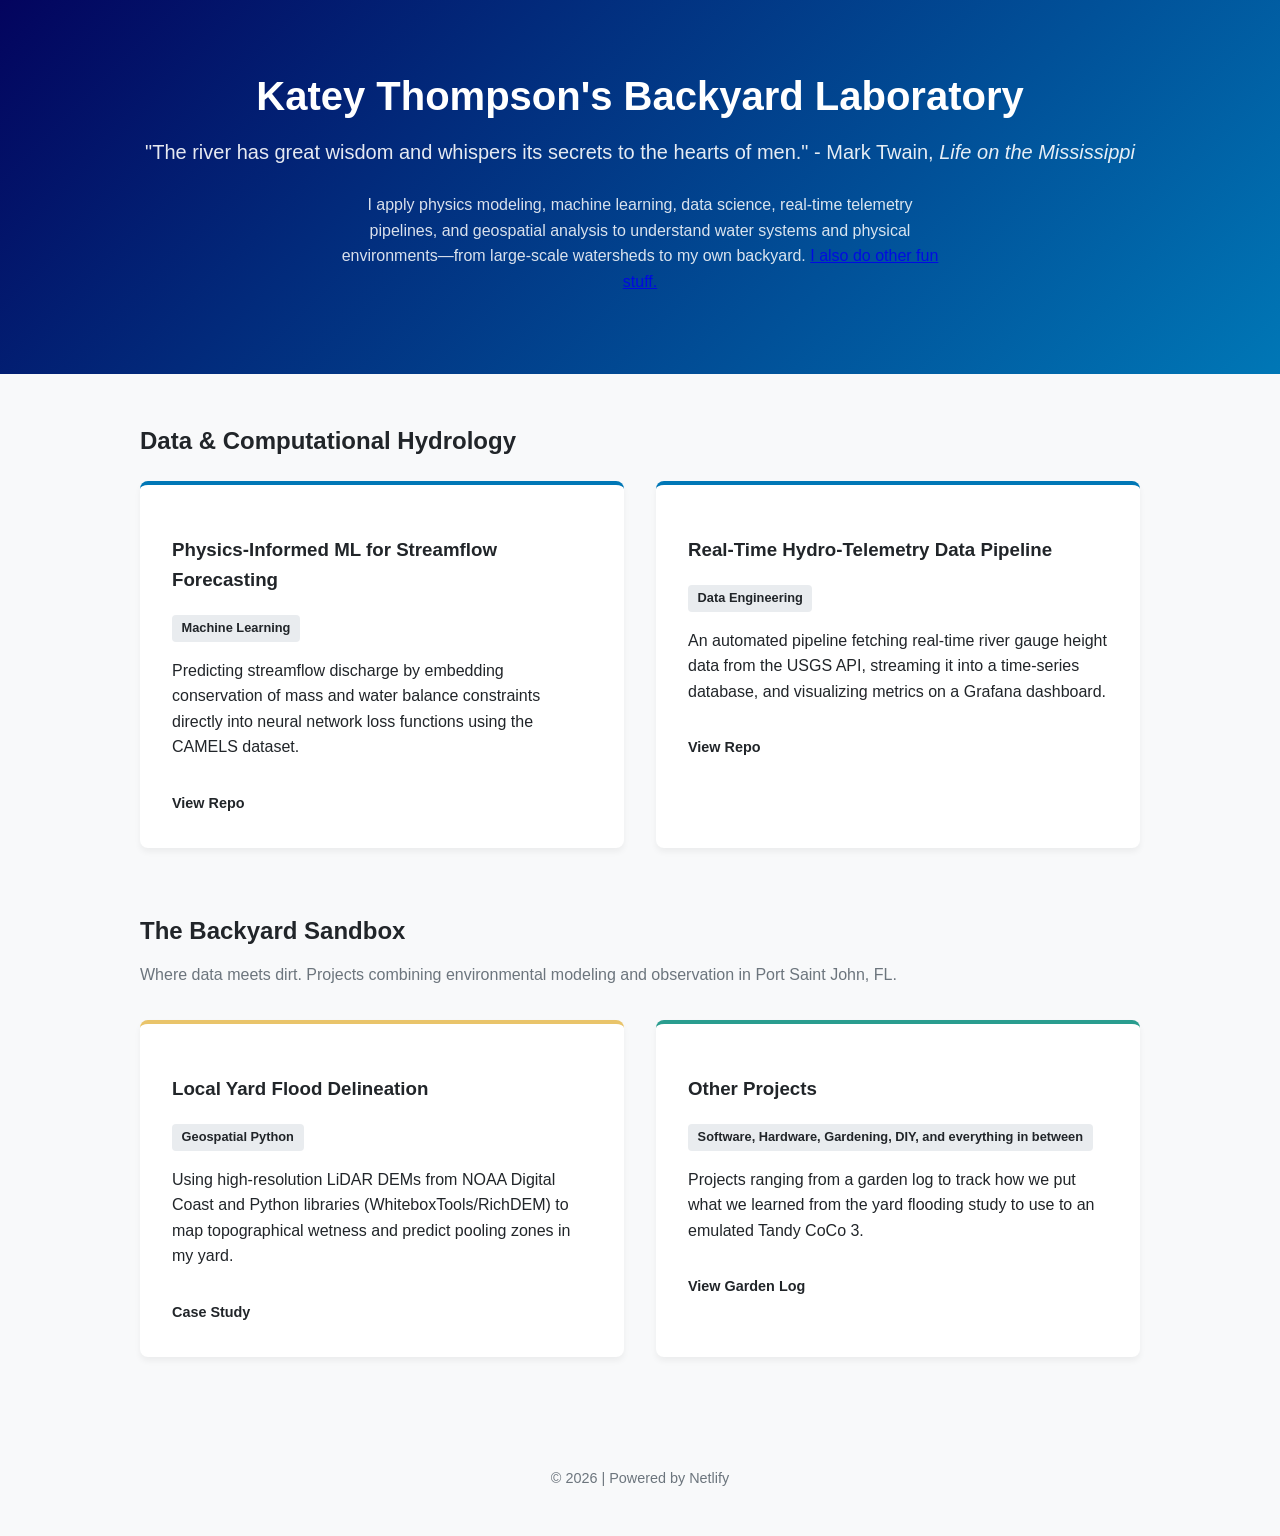
<file: index.html>
<!DOCTYPE html>
<html lang="en">
<head>
    <meta charset="UTF-8">
    <meta name="viewport" content="width=device-width, initial-scale=1.0">
    <title>Katey Thompson's Backyard Laboratory </title>
    <link rel="stylesheet" href="styles.css">
</head>
<body>

    <header class="hero">
        <h1>Katey Thompson's Backyard Laboratory</h1>
        <p class="subtitle">"The river has great wisdom and whispers its secrets to the hearts of men." - Mark Twain, <i>Life on the Mississippi</i></p>
        <div class="bio">
            <p>I apply physics modeling, machine learning, data science, real-time telemetry pipelines, and geospatial analysis to understand water systems and physical environments—from large-scale watersheds to my own backyard. <a href="about.html">I also do other fun stuff.</a></p>
        </div>
    </header>

    <main class="container">
        
        <section class="project-section">
            <h2>Data & Computational Hydrology</h2>
            <div class="grid">
                
                <div class="card core-tech">
                    <h3>Physics-Informed ML for Streamflow Forecasting</h3>
                    <span class="tag">Machine Learning</span>
                    <p>Predicting streamflow discharge by embedding conservation of mass and water balance constraints directly into neural network loss functions using the CAMELS dataset.</p>
                    <a href="#" class="btn">View Repo</a>
                </div>

                <div class="card core-tech">
                    <h3>Real-Time Hydro-Telemetry Data Pipeline</h3>
                    <span class="tag">Data Engineering</span>
                    <p>An automated pipeline fetching real-time river gauge height data from the USGS API, streaming it into a time-series database, and visualizing metrics on a Grafana dashboard.</p>
                    <a href="#" class="btn">View Repo</a>
                </div>

            </div>
        </section>

        <section class="project-section garden-section">
            <h2>The Backyard Sandbox</h2>
            <p class="section-intro">Where data meets dirt. Projects combining environmental modeling and observation in Port Saint John, FL.</p>
            <div class="grid">

                <div class="card hybrid">
                    <h3>Local Yard Flood Delineation</h3>
                    <span class="tag">Geospatial Python</span>
                    <p>Using high-resolution LiDAR DEMs from NOAA Digital Coast and Python libraries (WhiteboxTools/RichDEM) to map topographical wetness and predict pooling zones in my yard.</p>
                    <a href="#" class="btn">Case Study</a>
                </div>

                <div class="card personal">
                    <h3>Other Projects</h3>
                    <span class="tag">Software, Hardware, Gardening, DIY, and everything in between</span>
                    <p>Projects ranging from a garden log to track how we put what we learned from the yard flooding study to use to an emulated Tandy CoCo 3. </p>
                    <a href="other-projects.html" class="btn">View Garden Log</a>
                </div>

            </div>
        </section>

    </main>

    <footer>
        <p>&copy; 2026 | Powered by Netlify</p>
    </footer>

</body>
</html>
</file>
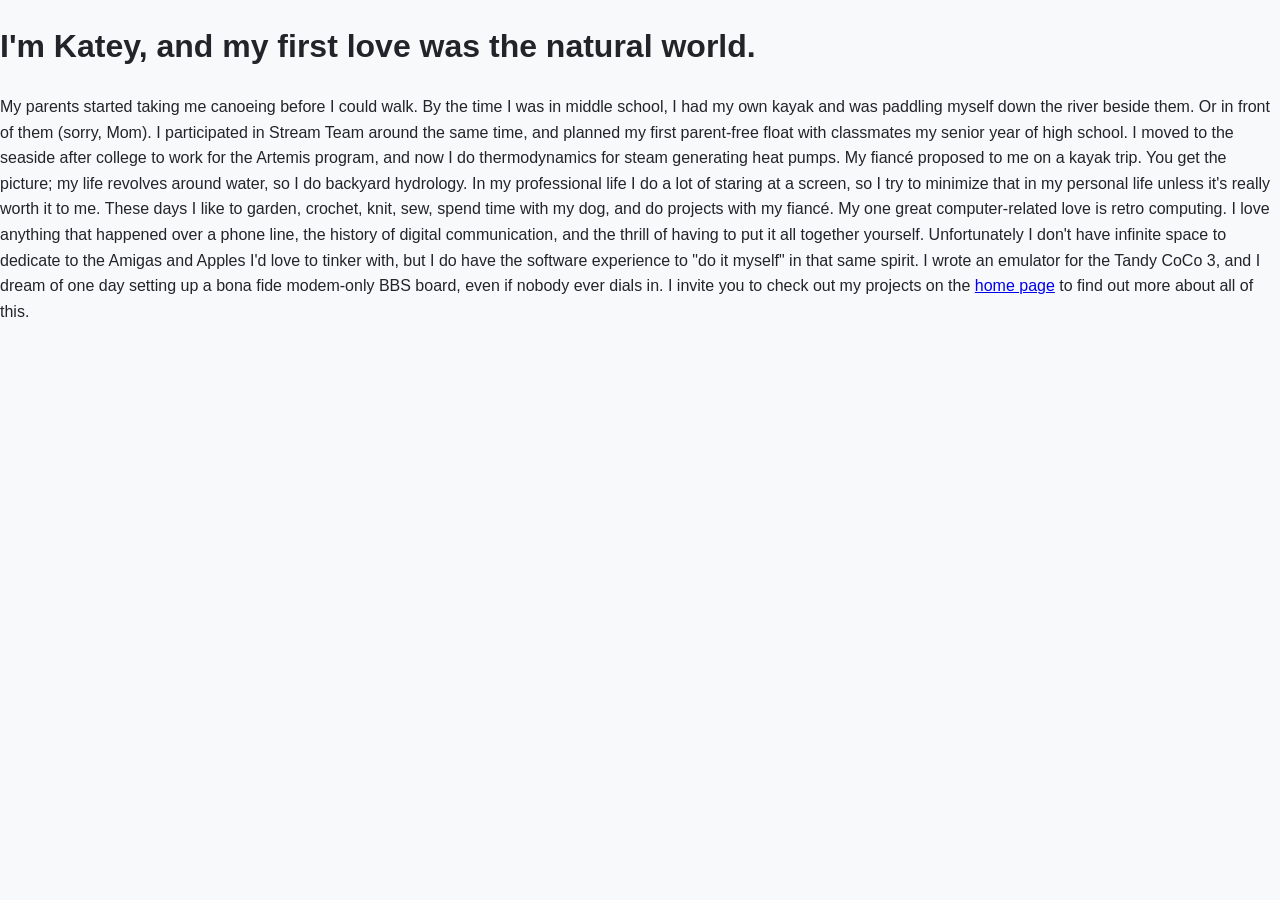
<file: about.html>
<!DOCTYPE html>
<html lang="en">
<head>
    <meta charset="UTF-8">
    <meta name="viewport" content="width=device-width, initial-scale=1.0">
    <title>About Katey</title>
    <!-- Link to your CSS file -->
    <link rel="stylesheet" href="styles.css">
</head>
<body>
    <!-- Add your content here -->
    <h1>I'm Katey, and my first love was the natural world.</h1>
    <p>My parents started taking me canoeing before I could walk. By the time I was in middle school, I had my own kayak and was paddling myself down the river beside them. Or in front of them (sorry, Mom). I participated in Stream Team around the same time, and planned my first parent-free float with classmates my senior year of high school. I moved to the seaside after college to work for the Artemis program, and now I do thermodynamics for steam generating heat pumps. My fiancé proposed to me on a kayak trip. You get the picture; my life revolves around water, so I do backyard hydrology. In my professional life I do a lot of staring at a screen, so I try to minimize that in my personal life unless it's really worth it to me. These days I like to garden, crochet, knit, sew, spend time with my dog, and do projects with my fiancé. My one great computer-related love is retro computing. I love anything that happened over a phone line, the history of digital communication, and the thrill of having to put it all together yourself. Unfortunately I don't have infinite space to dedicate to the Amigas and Apples I'd love to tinker with, but I do have the software experience to "do it myself" in that same spirit. I wrote an emulator for the Tandy CoCo 3, and I dream of one day setting up a bona fide modem-only BBS board, even if nobody ever dials in. I invite you to check out my projects on the <a href="index.html">home page</a> to find out more about all of this.</p>
</body>
</html>
</file>
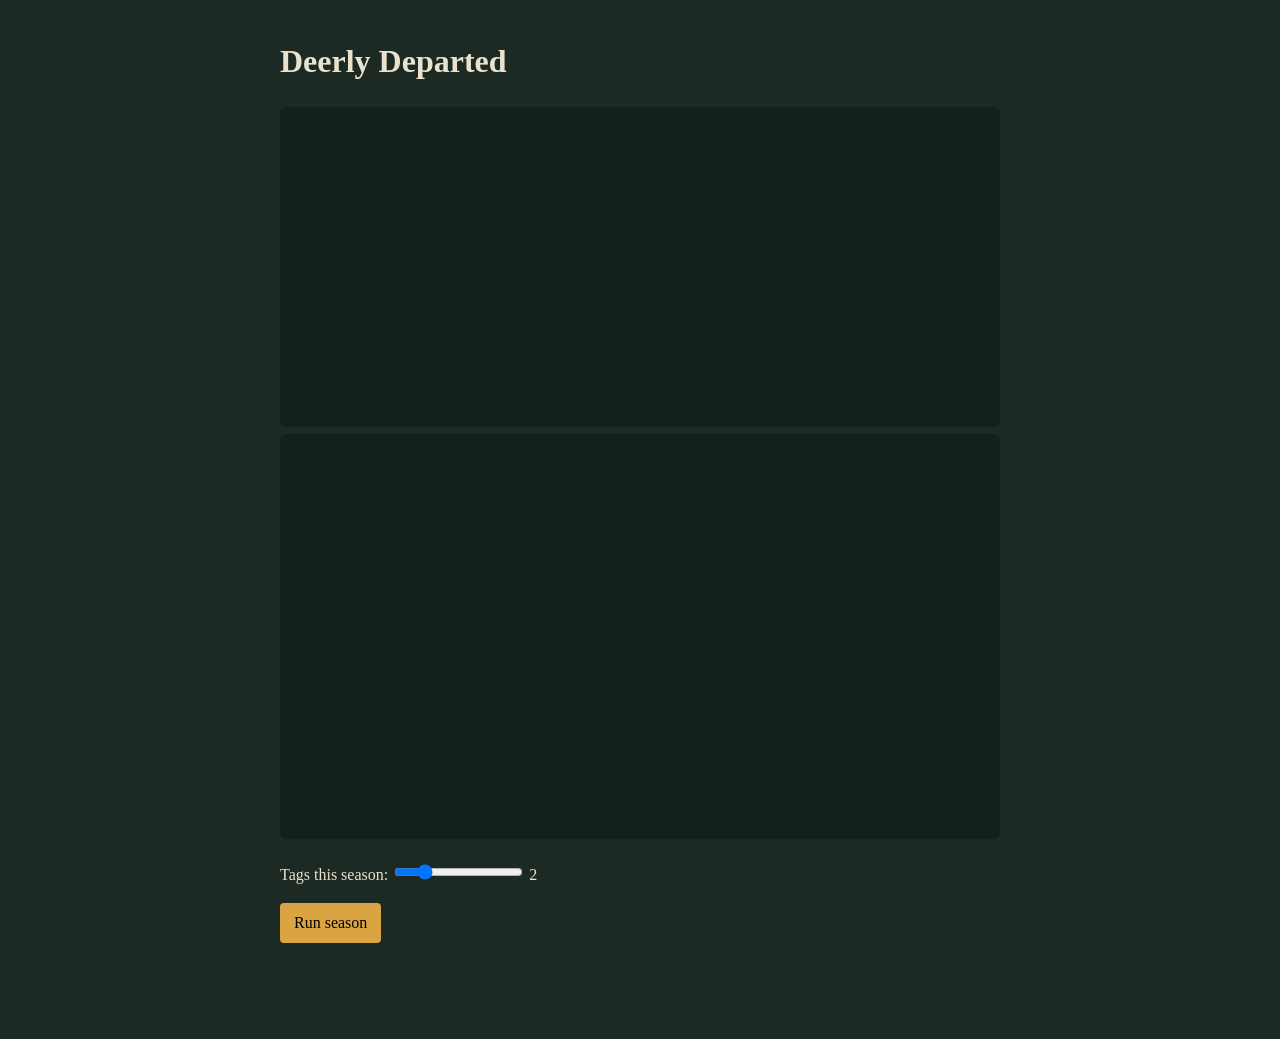
<file: deerly-departed.html>
<!DOCTYPE html>
<html lang="en">
<head>
<meta charset="utf-8">
<meta name="viewport" content="width=device-width, initial-scale=1">
<title>Deerly Departed</title>
<style>
  :root { --bg:#1d2a24; --ink:#e8e2cf; --deer:#d9a441; --veg:#7fb069; --cat:#c4614a; --pred:#e8e2cf; }
  body { margin:0; padding:16px; background:var(--bg); color:var(--ink); font:16px/1.5 Georgia, serif; }
  main { max-width:720px; margin:0 auto; }
  canvas { width:100%; background:#14201a; border-radius:6px; }
  button, input { font:inherit; }
  button { padding:8px 14px; background:var(--deer); border:0; border-radius:4px; cursor:pointer; }
  #log { min-height:3em; }
  #game { image-rendering:pixelated}
</style>
</head>
<body>
<main>
  <h1>Deerly Departed</h1>
  <canvas id="chart" width="720" height="320"></canvas>
  <canvas id="game" width="320" height="180"></canvas>
  <p>Tags this season: <input id="tags" type="range" min="0" max="10" value="2"> <span id="tagsN">2</span></p>
  <button id="go">Run season</button>
  <p id="log"></p>
</main>

<script>
// ---------- 1. CONFIG ----------
// Populations are scaled so vegetation carrying capacity K = 1.
const P = { r:1.0, a:0.6, e:0.5, m:0.1, b:0.3, f:0.3, d:0.3, c:0.4 };
const SECRET_S = 0.15;   // the skunk ape: hidden from the player's "expected" model
const DT = 0.02, STEPS_PER_SEASON = 50;   // 1 season = 1.0 time units
const DEER_PER_TAG = 0.02; // how much herd one tag removes
const RUSTLE_CHANCE = 0.1;   // probability that a deer will disappear when hiding behind a bush
               

// ---------- 2. MODEL ----------
// state = [V, D, Pn]; s = ape pressure (0 for the player's expected model)
function deriv([V, D, Pn], s) {
  return [
    P.r*V*(1-V) - P.a*V*D,
    P.e*P.a*V*D - P.m*D - P.b*D*Pn - P.c*D*s,
    P.f*P.b*D*Pn - P.d*Pn
  ];
}
function rk4(x, s, dt) {
  const add = (u, k, h) => u.map((v, i) => v + h*k[i]);
  const k1 = deriv(x, s);
  const k2 = deriv(add(x, k1, dt/2), s);
  const k3 = deriv(add(x, k2, dt/2), s);
  const k4 = deriv(add(x, k3, dt), s);
  return x.map((v, i) => v + dt/6*(k1[i] + 2*k2[i] + 2*k3[i] + k4[i]));
}
function runSeason(x, s) {
  for (let i = 0; i < STEPS_PER_SEASON; i++) x = rk4(x, s, DT);
  return x.map(v => Math.max(v, 0));
}

// ---------- 3. GAME STATE ----------
const game = {
  season: 0,
  actual:   [0.6, 0.30, 0.05],   // what really happens (includes the ape)
  expected: [0.6, 0.30, 0.05],   // what the player's model predicts (no ape)
  flags: { firstShotDone: false },
  inventory: {bullets: 0, tags: 0, hasGun: 0, hasCamera: 0},
  history: []                    // {actual, expected} per season
};
game.history.push({ actual: game.actual, expected: game.expected });


function applyEffect(effect){
  for (const [item, amount] of Object.entries(effect)) {
    game.inventory[item] = (game.inventory[item] ?? 0) + amount;
  }
}
function playSeason(tags) {
  const harvest = tags * DEER_PER_TAG;      // TODO: replace with shooting minigame result
  game.actual   = runSeason(game.actual, SECRET_S);
  game.expected = runSeason(game.expected, 0);
  game.actual[1]   = Math.max(game.actual[1]   - harvest, 0);
  game.expected[1] = Math.max(game.expected[1] - harvest, 0);
  game.season++;
  game.history.push({ actual: game.actual, expected: game.expected });
  return game.expected[1] - game.actual[1];  // the "residual": missing deer
}
function hogWild() {
  game.actual = runHogWild(game.actual);
}
function startScatter() {
  const first = !game.flags.firstShotDone;
  for (const d of this.deer) d.hiding = first ? true : Math.random() < 0.6;

  // guarantee at least one deer stays in the open, except on the first shot
  if (!first && this.deer.every(d => d.hiding)) {
    this.deer[Math.floor(Math.random() * this.deer.length)].hiding = false;
  }

  // each hidden deer has a chance not to come back
  for (const d of this.deer) {
    d.gone = d.hiding && (first || Math.random() < RUSTLE_CHANCE);
  }
  // first shot: make sure exactly one is gone, not "maybe one" per deer
  game.flags.firstShotDone = true;
  this.phase = 'scatter';
  this.timer = 0;
}

function finishScatter(){
  for (const d of this.deer) {
    d.hiding = false;
  }
  this.phase = 'aim';
}
function updatePointer(e){
  const r = canvas.getBoundingClientRect();
  pointer.x = (e.clientX - r.left)* (canvas.width / r.width);
  pointer.y = (e.clientY - r.top) * (canvas.height / r.height); 
}
//TODO: updateDeer, aim(), fire() (calls aim and shot w/either camera or rifle)
// ---------- 4. SHOOTING (stub) ----------
// Projectile with quadratic drag and crosswind. Returns drop (m) at targetDist.
function shot({ speed=800, angleDeg=0, dist=100, wind=0, k=0.001, dt=0.001 }) {
  let x=0, y=0, z=0, t=0;
  let vx = speed*Math.cos(angleDeg*Math.PI/180), vy = speed*Math.sin(angleDeg*Math.PI/180);
  let vz = 0;
  while (x < dist && t < 5) {
    const rx = vx, ry = vy, rz = vz - wind;          // velocity relative to air
    const v = Math.hypot(rx, ry, rz);
    vx -= k*v*rx*dt;  vy -= (9.81 + k*v*ry)*dt;  vz -= k*v*rz*dt;
    x += vx*dt; y += vy*dt; z += vz*dt; t += dt;
  }

  return { drop: y, drift: z, time: t };
}
// TODO: canvas aiming UI -> compare shot() landing point to deer vitals box -> score

// ---------- 5. RENDER ----------
function draw() {
  const c = document.getElementById('ctx'), g = c.getContext('2d');
  const W = c.width, H = c.height, n = Math.max(game.history.length - 1, 10);
  g.clearRect(0, 0, W, H);
  const line = (pick, color, dash=[]) => {
    g.strokeStyle = color; g.setLineDash(dash); g.lineWidth = 2; g.beginPath();
    game.history.forEach((h, i) => {
      const px = 20 + i/n*(W-40), py = H-20 - pick(h)*(H-40);
      i ? g.lineTo(px, py) : g.moveTo(px, py);
    });
    g.stroke();
  };
  line(h => h.actual[0],   getVar('--veg'));
  line(h => h.actual[1],   getVar('--deer'));
  line(h => h.actual[2]*4, getVar('--cat'));            // panthers scaled x4 for visibility
  line(h => h.expected[1], getVar('--pred'), [4, 4]);   // dashed: what your model says
}
const getVar = v => getComputedStyle(document.documentElement).getPropertyValue(v);
//----------- 5b. ENGINE ---------
const canvas = document.getElementById('game');
const ctx = canvas.getContext('2d');
canvas.width = 320; canvas.height = 180;
ctx.imageSmoothingEnabled = false;

const scenes = {};
let current;
const go = (name, arg) => { current = scenes[name]; current.enter?.(arg); };

let last = 0;
function frame(t) {
  const dt = Math.min((t - last) / 1000, 0.1); last = t;
  current.update?.(dt);
  ctx.clearRect(0, 0, 320, 180);
  current.draw(ctx);
  requestAnimationFrame(frame);
}
const pointer = {x: 0, y: 0};

addEventListener('pointerdown', e => {updatePointer(e); current.onPress?.();});
addEventListener('keydown', e => e.code === 'Space' && current.onPress?.());
addEventListener('pointermove', updatePointer);

//----------- 5c. STORY-----------
const STORY = {
  title:[
    {who: 'You', text: "Wildlife management officer? Deer hunting for money? Might as well give it a shot...."}
  ],
  intro:[
    {who: 'GAME WARDEN', text: "So you're the new wildlife management officer."},
    {who: 'GAME WARDEN', text: "You are responsible for the local deer herd near the swamp."},
    {who: 'GAME WARDEN', text: "Keep an eye on the population target and your number of tags."},
    {who: 'GAME WARDEN', text: "You can request up to 10 per season, but you only need 4 this year."},
    {who: 'INFO', text: "Added +4 tags to inventory", give: {tags: 4}},
    {who: 'You', text: "..."},
    {who: 'GAME WARDEN', text: "OH, here is your rifle and some ammunition."},
    {who: 'INFO', text: "Added Trusty 30-.06 to inventory", give: {hasGun: 1}},
    {who: 'INFO', text: "Added +12 rounds to inventory", give: {bullets: 12}},
    {who: 'GAME WARDEN', text: "Try to be a sure shot. The government only pays for 12 rounds per season."},
    {who: 'You', text: "Thanks."},
    {who: 'GAME WARDEN', text: "Go get 'em, tiger. And be sure to read over the rules if you haven't!"}
  ],
  rules: [
    {who: 'INFO', text: "Use MOUSE to aim, and CLICK or SPACE to shoot."}
  ],
  seasontwocutscene: [
    {who: 'GAME WARDEN', text: "You're back...good job. Let's take a look at the population summary."},
    {who: 'GAME WARDEN', text: () => 'You used 4 tags, so the herd population should be ${(game.actual[1]*100).toFixed(0)} head.'}, //expected value
    {who: 'GAME WARDEN', text: () => 'Something is wrong...so the actual population is ${(game.actual[1]*100).toFixed(0)}!'}, //APE VALUE
    {who: 'GAME WARDEN', text: "Panthers can't explain this. Did you harvest more than you had tags for?!"},
    {who: 'You', text: "N-no! You can check my rounds!"},
    {who: 'GAME WARDEN', text: "Hmmm...well, I guess you're telling the truth. Since we expected more deer, try requesting fewer tags this season"},
    {who: 'GAME WARDEN', text: "Oh, and keep your eyes peeled for anything suspicious while you're out there. We need to get to the bottom of this."},
    {who: 'GAME WARDEN', text: "Tell me how many tags you want and get back out there. Have a good season!",
      choices:[
        {text: 'One', give: {tags: 1 , goto: 'hunt'}},
        {text: 'Two', give: {tags: 2 , goto: 'hunt'}},
        {text: 'Three', give: {tags: 3 , goto: 'hunt'}},
        {text: 'Four', give: {tags: 4 , goto: 'hunt'}},
        {text: 'Five', give: {tags: 5 , goto: 'hunt'}}
      ]
    },
  ],
  seasonthreecutscene: [],
  seasonfourcutscene:[],
  cameraseasoncutscene:[],
  hoghuntcutscene: [],
  lossconditionone:[],
  lossconditiontwo: [],
  endingone: [],
  endingtwo: []
}
//----------- 5d. SCENES ---------
const choiceRect = i => ({x: 20, y:70 + i * 16, w: 280, h: 14});
const inRect = (p, r) => p.x >= r.x && p.x <= r.x + r.w && p.y >= r.y && p.y <= r.y + r.h;
scenes.dialog = {
  enter({id, next, bg}){this.lines = STORY[id]; this.i = 0; this.shown =0; this.next = next; this.bg = bg; this.showline(0);},
  showline(i) {
    this.i = i
    this.shown = 0;
    const line = this.lines[i];
    this.text = typeof line.text === 'function' ? line.text() : line.text;
    if (line.give) applyEffect(line.give);
  },
  update(dt){this.shown += dt*40;},
  onPress(){
    const text = this.text;
    const line = this.lines[this.i];
    if (this.shown < text.length) {this.shown = text.length; return;}
    
    if (line.choices){
      const i = line.choices.findIndex((choice, num) => inRect(pointer, choiceRect(num)));
      if (i === -1) return;
      const choice = line.choices[i];
      if (choice.give) applyEffect(choice.give);
      if (STORY[choice.goto]) go('dialog', {id: choice.goto, next: this.next, bg: this.bg});
      else go(choice.goto); 
      return
      }
      if (this.i + 1 < this.lines.length) this.showline(this.i + 1)
      else go(this.next);
    },
  draw(ctx) {
    if (this.bg === 'office') {
      ctx.fillStyle = '#5a4a3a'; ctx.fillRect(0, 0, 320, 180);
    } else {
      scenes[this.bg]?.draw(ctx);
    }
    const line = this.lines[this.i];
    if (line.choices && this.shown >= this.text.length) {
      line.choices.forEach((choice, i) => {
        const r = choiceRect(i);
        ctx.fillStyle = inRect(pointer, r) ? '#d9a441' : '#1d2a24';
        ctx.fillRect(r.x, r.y, r.w, r.h);
        ctx.fillStyle = '#e8e2cf';
        ctx.fillText(choice.text, r.x + 4, r.y + 10);
      });
    }
  }

},
scenes.title = {
  draw(ctx){
    scenes.title.draw(ctx);
  },
  onPress(){
    go('dialog', {id: 'intro', next: 'hunt', bg: 'office'}); //in plain english (i hate js), go to scenes.dialog, with the STORY id being intro and the next one (to tell it what to go to once all the lines of dialog have run out) is hunt.
  }
},
scenes.field = {
  draw(ctx){
    scenes.field.draw(ctx);
  },
  onPress(){
    go('hunt')
    // Handle press event for the field scene
  }
},
scenes.hunt = {
  enter() {
    this.phase = 'aim';
    this.timer = 0;
    //this.deer(); game.actual[1]
  },
  update(dt) {
    if (this.phase === 'scatter') {
      this.timer += dt;
      if (this.timer > 1.5) this.finishScatter();
    };
  },
  draw(ctx){
    scenes.field.draw(ctx);  
    //draw scene for this.phase
  },
  onPress(){
    if (this.phase !== 'aim') return;
    //fire shot (), 
    applyEffect({ rounds: -1});
    if (this.deer.position === shot.drop && shot.drift) {
      applyEffect({tags: -1})
      if (tags === 0) go('dialog', {id: 'seasontwocutscene', next: 'hunt', bg: 'office'})
    };//idk, wherever the deer is)
    if (rounds === 0 && tags !== 0) {
      go('dialog', {id: 'lossconditionone', next: 'endingone'})
    }
    this.startScatter();
  }
},
scenes.finale = {
  draw(ctx){
    scenes.finale.draw(ctx);
  },
  onPress(){
  go('title');
},
},
scenes.hoghunt = {}
// ---------- 6. WIRING ----------
if (typeof document !== 'undefined') {
  const tags = document.getElementById('tags');
  tags.oninput = () => document.getElementById('tagsN').textContent = tags.value;
  document.getElementById('go').onclick = () => {
    const missing = playSeason(+tags.value);
    document.getElementById('log').textContent =
      `Season ${game.season}: ${missing.toFixed(3)} deer unaccounted for.`;
    draw();
  };
  draw();
}
go('title');
requestAnimationFrame(frame);
</script>
</body>
</html>
</file>
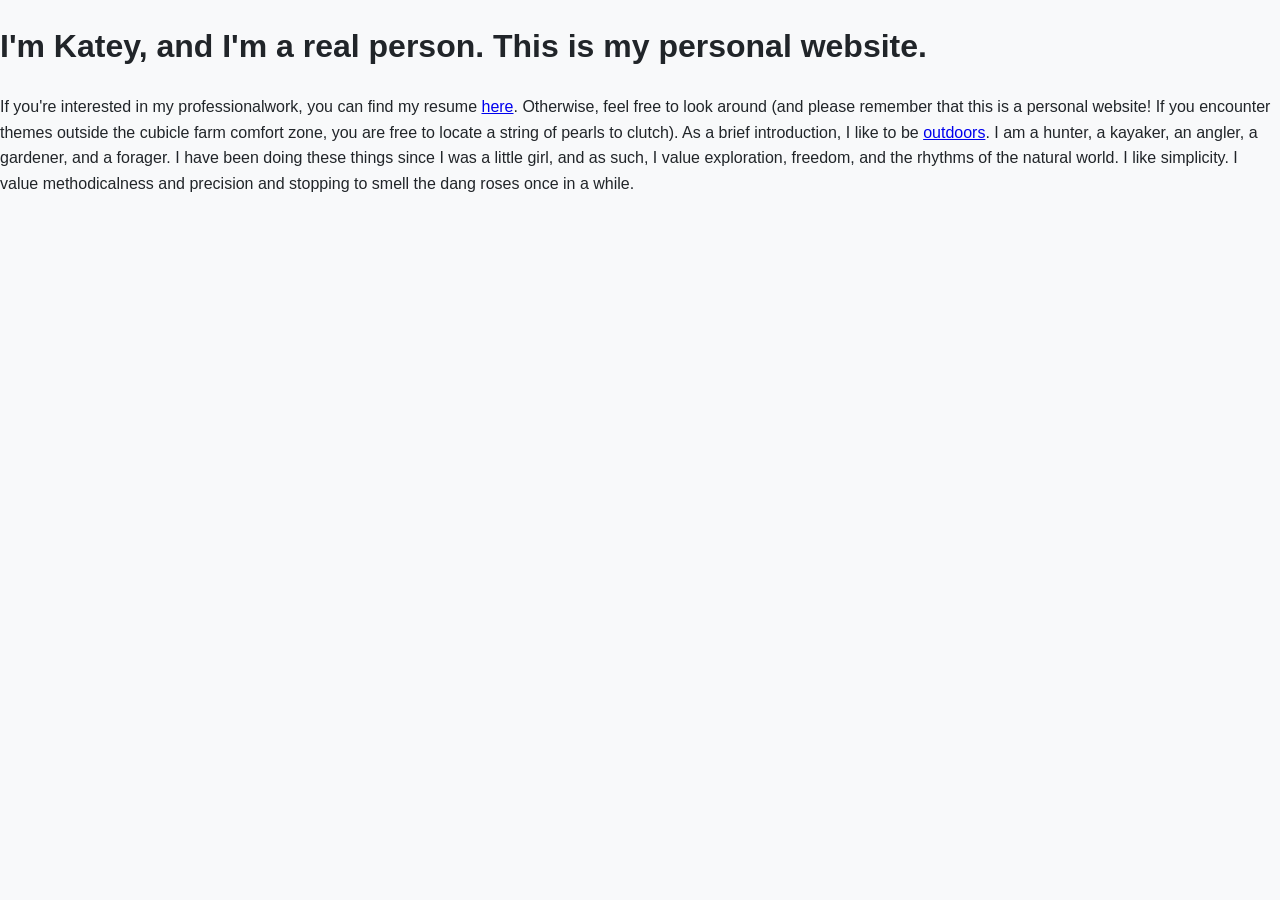
<file: personal-projects.html>
<!DOCTYPE html>
<html lang="en">
<head>
    <meta charset="UTF-8">
    <meta name="viewport" content="width=device-width, initial-scale=1.0">
    <title>Other Projects I Do</title>
    <!-- Link to your CSS file -->
    <link rel="stylesheet" href="styles.css">
</head>
<body>
    <!-- Add your content here -->
    <h1>I'm Katey, and I'm a real person. This is my personal website.</h1>
    <p>If you're interested in my professionalwork, you can find my resume <a href="resume.html">here</a>. Otherwise, feel free to look around (and please remember that this is a personal website! If you encounter themes outside the cubicle farm comfort zone, you are free to locate a string of pearls to clutch). As a brief introduction, I like to be <a href="tag = 'outdoor-stuff'">outdoors</a>. I am a hunter, a kayaker, an angler, a gardener, and a forager. I have been doing these things since I was a little girl, and as such, I value exploration, freedom, and the rhythms of the natural world. I like simplicity. I value methodicalness and precision and stopping to smell the dang roses once in a while.</p>
</body>
</html>
</file>
<file: styles.css>
:root {
    --bg-color: #f8f9fa;
    --text-color: #212529;
    --accent-blue: #0077b6; /* Water/Hydrology theme */
    --accent-green: #2a9d8f; /* Garden theme */
    --card-bg: #ffffff;
}

body {
    font-family: -apple-system, BlinkMacSystemFont, "Segoe UI", Roboto, sans-serif;
    background-color: var(--bg-color);
    color: var(--text-color);
    line-height: 1.6;
    margin: 0;
    padding: 0;
}

.hero {
    background: linear-gradient(135deg, #03045e, #0077b6);
    color: white;
    text-align: center;
    padding: 4rem 2rem;
}

.hero h1 { margin: 0; font-size: 2.5rem; }
.subtitle { font-size: 1.25rem; opacity: 0.9; margin-top: 0.5rem; }
.bio { max-width: 600px; margin: 1.5rem auto 0 auto; opacity: 0.85; }

.container { max-width: 1000px; margin: 3rem auto; padding: 0 1.5rem; }
.project-section { margin-bottom: 4rem; }
.section-intro { color: #6c757d; margin-top: -0.5rem; margin-bottom: 2rem; }

.grid {
    display: grid;
    grid-template-columns: repeat(auto-fit, minmax(300px, 1fr));
    gap: 2rem;
}

.card {
    background: var(--card-bg);
    padding: 2rem;
    border-radius: 8px;
    box-shadow: 0 4px 6px rgba(0,0,0,0.05);
    border-top: 4px solid var(--accent-blue);
}

.card.personal { border-top-color: var(--accent-green); }
.card.hybrid { border-top-color: #e9c46a; }

.tag {
    display: inline-block;
    background: #e9ecef;
    padding: 0.2rem 0.6rem;
    border-radius: 4px;
    font-size: 0.8rem;
    font-weight: 600;
}

.btn {
    display: inline-block;
    margin-top: 1rem;
    color: var(--text-color);
    text-decoration: none;
    font-weight: bold;
    font-size: 0.9rem;
}
.btn:hover { text-decoration: underline; }

footer { text-align: center; padding: 2rem; color: #6c757d; font-size: 0.9rem; }
</file>
